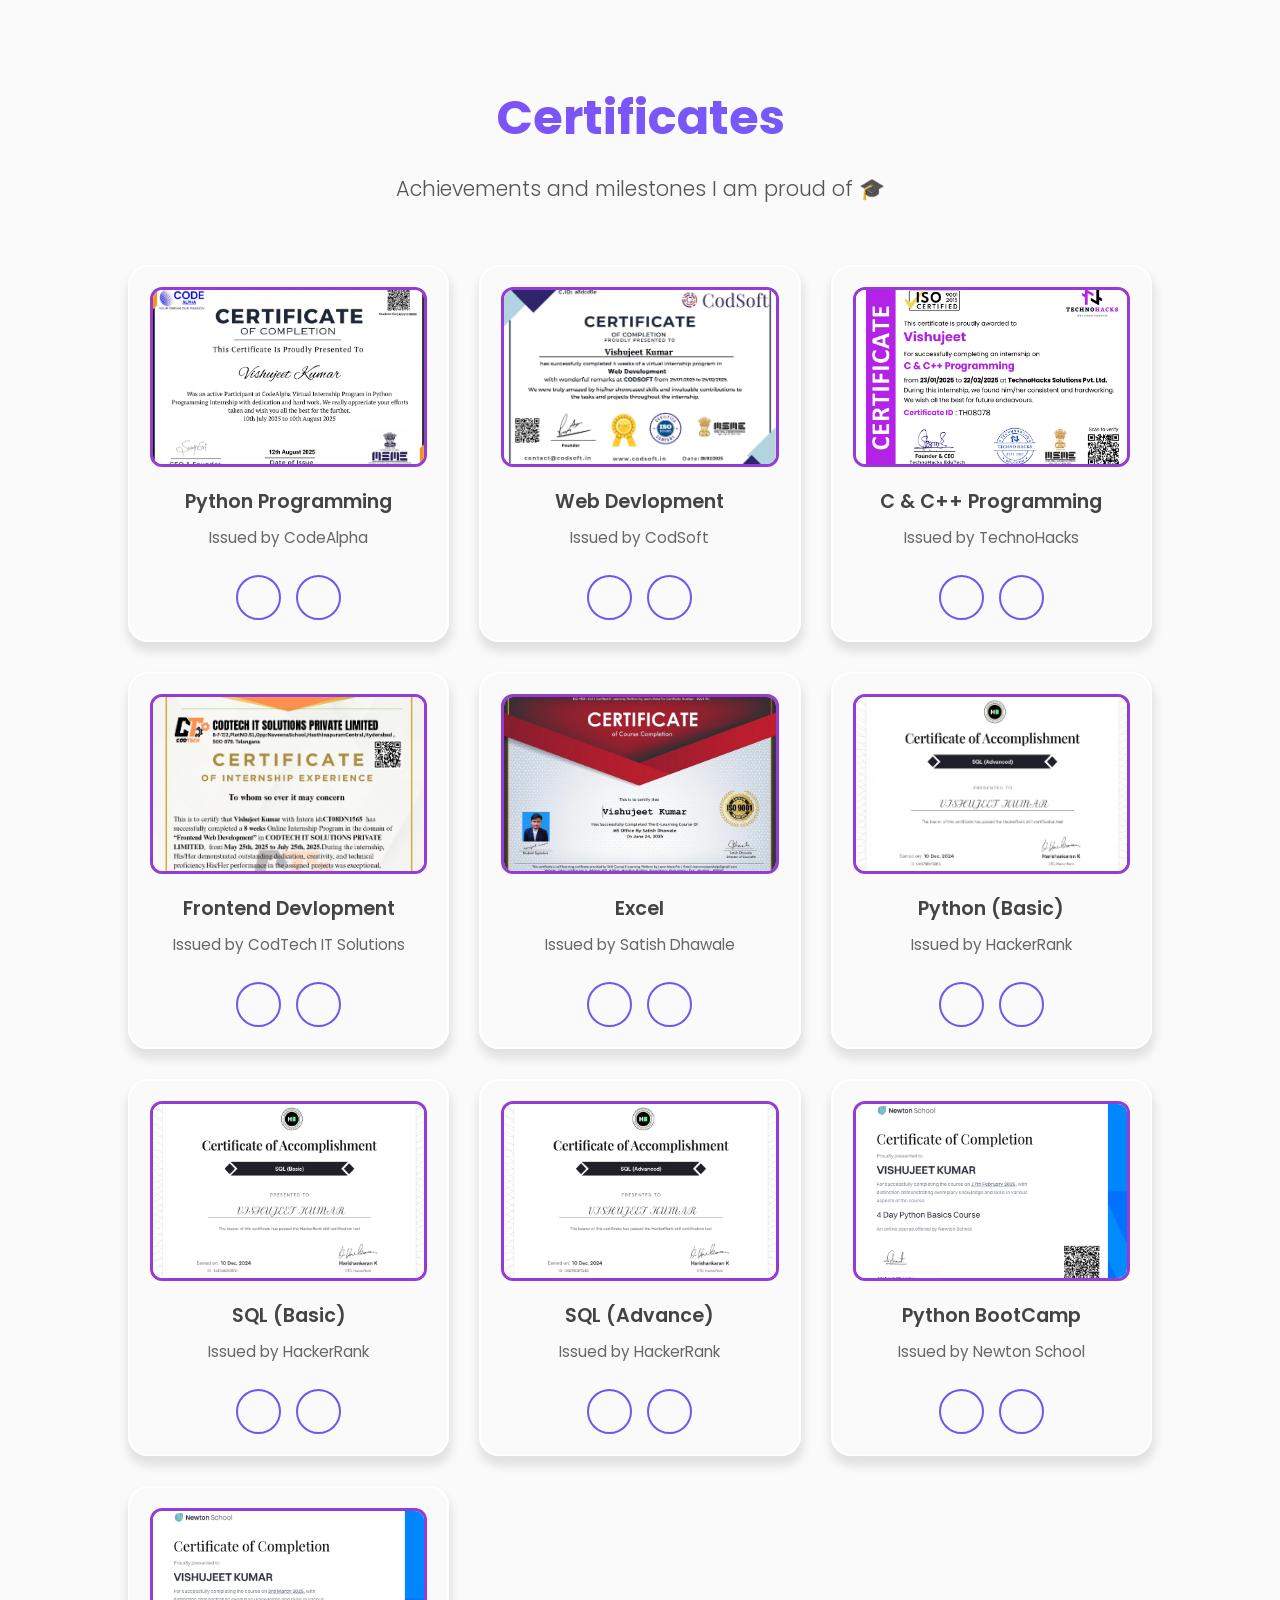
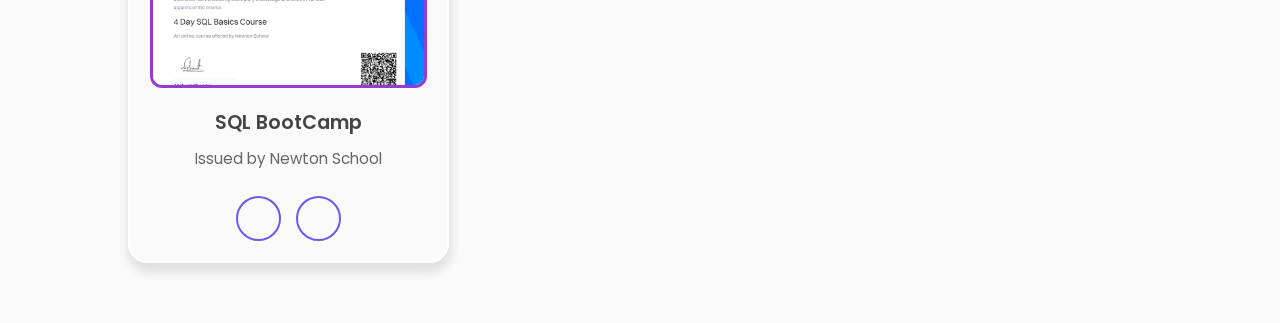
<file: certificate.html>
<!DOCTYPE html>
<html lang="en">

<head>
    <meta charset="UTF-8">
    <meta name="viewport" content="width=device-width, initial-scale=1.0">
    <title>Certificates</title>
    <link rel="stylesheet" href="certificate.css">
    <link href="https://unicons.iconscout.com/release/v4.0.8/css/line.css" rel="stylesheet">
</head>

<body>
    <section class="page-heading">
        <h1>Certificates</h1>
        <p>Achievements and milestones I am proud of 🎓</p>
    </section>

    <div class="container">
        <!-- Certificate 1 -->
        
        <div class="certificate-card">
            <img src="image/CodeAlpha Python.jpg" alt="Certificate 1" class="certificate-pic">
            <div class="certificate-title">Python Programming</div>
            <div class="certificate-issuer">Issued by CodeAlpha</div>
            <div class="certificate-links">
                <a href="https://www.linkedin.com/posts/vishujeet-kumar-71b47b32b_python-programming-internship-certificate-activity-7362246300974653440-loTI?utm_source=share&utm_medium=member_desktop&rcm=ACoAAFMvZUcB4FhUJPyhJ4dSUpDm1OnL9Ey6tZs"
                target="_blank" class="icon"><i class="uil uil-external-link-alt"></i></a>
                <a href="Certificate/CodeAlpha Python Program.pdf" target="_blank" class="icon"><i class="uil uil-download-alt"></i></a>
            </div>
        </div>

        <!-- Certificate 2 -->
        <div class="certificate-card">
            <img src="image/CodSoft WebDev.jpg" alt="Certificate 2" class="certificate-pic">
            <div class="certificate-title">Web Devlopment</div>
            <div class="certificate-issuer">Issued by CodSoft</div>
            <div class="certificate-links">
                <a href="#" target="_blank" class="icon"><i class="uil uil-external-link-alt"></i></a>
                <a href="Certificate/CodSoft WebDev.pdf" target="_blank" class="icon"><i class="uil uil-download-alt"></i></a>
            </div>
        </div>

                <!-- Certificate 3 -->
        <div class="certificate-card">
            <img src="image/TechnoHacks C & C++.jpg" alt="Certificate 2" class="certificate-pic">
            <div class="certificate-title">C & C++ Programming</div>
            <div class="certificate-issuer">Issued by TechnoHacks</div>
            <div class="certificate-links">
                <a href="#" target="_blank" class="icon"><i class="uil uil-external-link-alt"></i></a>
                <a href="Certificate/TechnoHacks C & C++.pdf" target="_blank" class="icon"><i class="uil uil-download-alt"></i></a>
            </div>
        </div>

                <!-- Certificate 4 -->
        <div class="certificate-card">
            <img src="image/CODTECH IT Frontend Devlopment.jpg" alt="Certificate 2" class="certificate-pic">
            <div class="certificate-title">Frontend Devlopment</div>
            <div class="certificate-issuer">Issued by CodTech IT Solutions</div>
            <div class="certificate-links">
                <a href="#" target="_blank" class="icon"><i class="uil uil-external-link-alt"></i></a>
                <a href="Certificate/CODTECH IT Frontend Development.pdf" target="_blank" class="icon"><i class="uil uil-download-alt"></i></a>
            </div>
        </div>

                <!-- Certificate 5 -->
        <div class="certificate-card">
            <img src="image/Excel.jpg" alt="Certificate 2" class="certificate-pic">
            <div class="certificate-title">Excel</div>
            <div class="certificate-issuer">Issued by Satish Dhawale</div>
            <div class="certificate-links">
                <a href="#" target="_blank" class="icon"><i class="uil uil-external-link-alt"></i></a>
                <a href="Certificate/Excel.pdf" target="_blank" class="icon"><i class="uil uil-download-alt"></i></a>
            </div>
        </div>

                <!-- Certificate 6 -->
        <div class="certificate-card">
            <img src="image/HackerRank python_basic.jpg" alt="Certificate 2" class="certificate-pic">
            <div class="certificate-title">Python (Basic)</div>
            <div class="certificate-issuer">Issued by HackerRank</div>
            <div class="certificate-links">
                <a href="#" target="_blank" class="icon"><i class="uil uil-external-link-alt"></i></a>
                <a href="Certificate/HackerRank python_basic certificate.pdf" target="_blank" class="icon"><i class="uil uil-download-alt"></i></a>
            </div>
        </div>

                <!-- Certificate 7 -->
        <div class="certificate-card">
            <img src="image/HackerRank SQL_basic certificate.jpg" alt="Certificate 2" class="certificate-pic">
            <div class="certificate-title">SQL (Basic)</div>
            <div class="certificate-issuer">Issued by HackerRank</div>
            <div class="certificate-links">
                <a href="#" target="_blank" class="icon"><i class="uil uil-external-link-alt"></i></a>
                <a href="Certificate/HackerRank sql_basic certificate.pdf" target="_blank" class="icon"><i class="uil uil-download-alt"></i></a>
            </div>
        </div>

                <!-- Certificate 8 -->
        <div class="certificate-card">
            <img src="image/HackerRank SQL_advance certificate.jpg" alt="Certificate 2" class="certificate-pic">
            <div class="certificate-title">SQL (Advance)</div>
            <div class="certificate-issuer">Issued by HackerRank</div>
            <div class="certificate-links">
                <a href="#" target="_blank" class="icon"><i class="uil uil-external-link-alt"></i></a>
                <a href="Certificate/HackerRank sql_advanced certificate.pdf" target="_blank" class="icon"><i class="uil uil-download-alt"></i></a>
            </div>
        </div>

                <!-- Certificate 9 -->
        <div class="certificate-card">
            <img src="image/Newton School Python.jpg" alt="Certificate 2" class="certificate-pic">
            <div class="certificate-title">Python BootCamp</div>
            <div class="certificate-issuer">Issued by Newton School</div>
            <div class="certificate-links">
                <a href="#" target="_blank" class="icon"><i class="uil uil-external-link-alt"></i></a>
                <a href="Certificate/Newton School Python.pdf" target="_blank" class="icon"><i class="uil uil-download-alt"></i></a>
            </div>
        </div>

                <!-- Certificate 10 -->
        <div class="certificate-card">
            <img src="image/Newton School SQL.jpg" alt="Certificate 2" class="certificate-pic">
            <div class="certificate-title">SQL BootCamp</div>
            <div class="certificate-issuer">Issued by Newton School</div>
            <div class="certificate-links">
                <a href="#" target="_blank" class="icon"><i class="uil uil-external-link-alt"></i></a>
                <a href="Certificate/Newton School SQL.pdf" target="_blank" class="icon"><i class="uil uil-download-alt"></i></a>
            </div>
        </div>

        <!-- Add more certificates -->
    </div>

    <script>
        // Apply saved theme (dark mode support)
        window.addEventListener('DOMContentLoaded', () => {
            const savedTheme = localStorage.getItem('theme');
            if (savedTheme === 'dark') {
                document.body.classList.add('dark');
            }
        });
    </script>
</body>

</html>
</file>
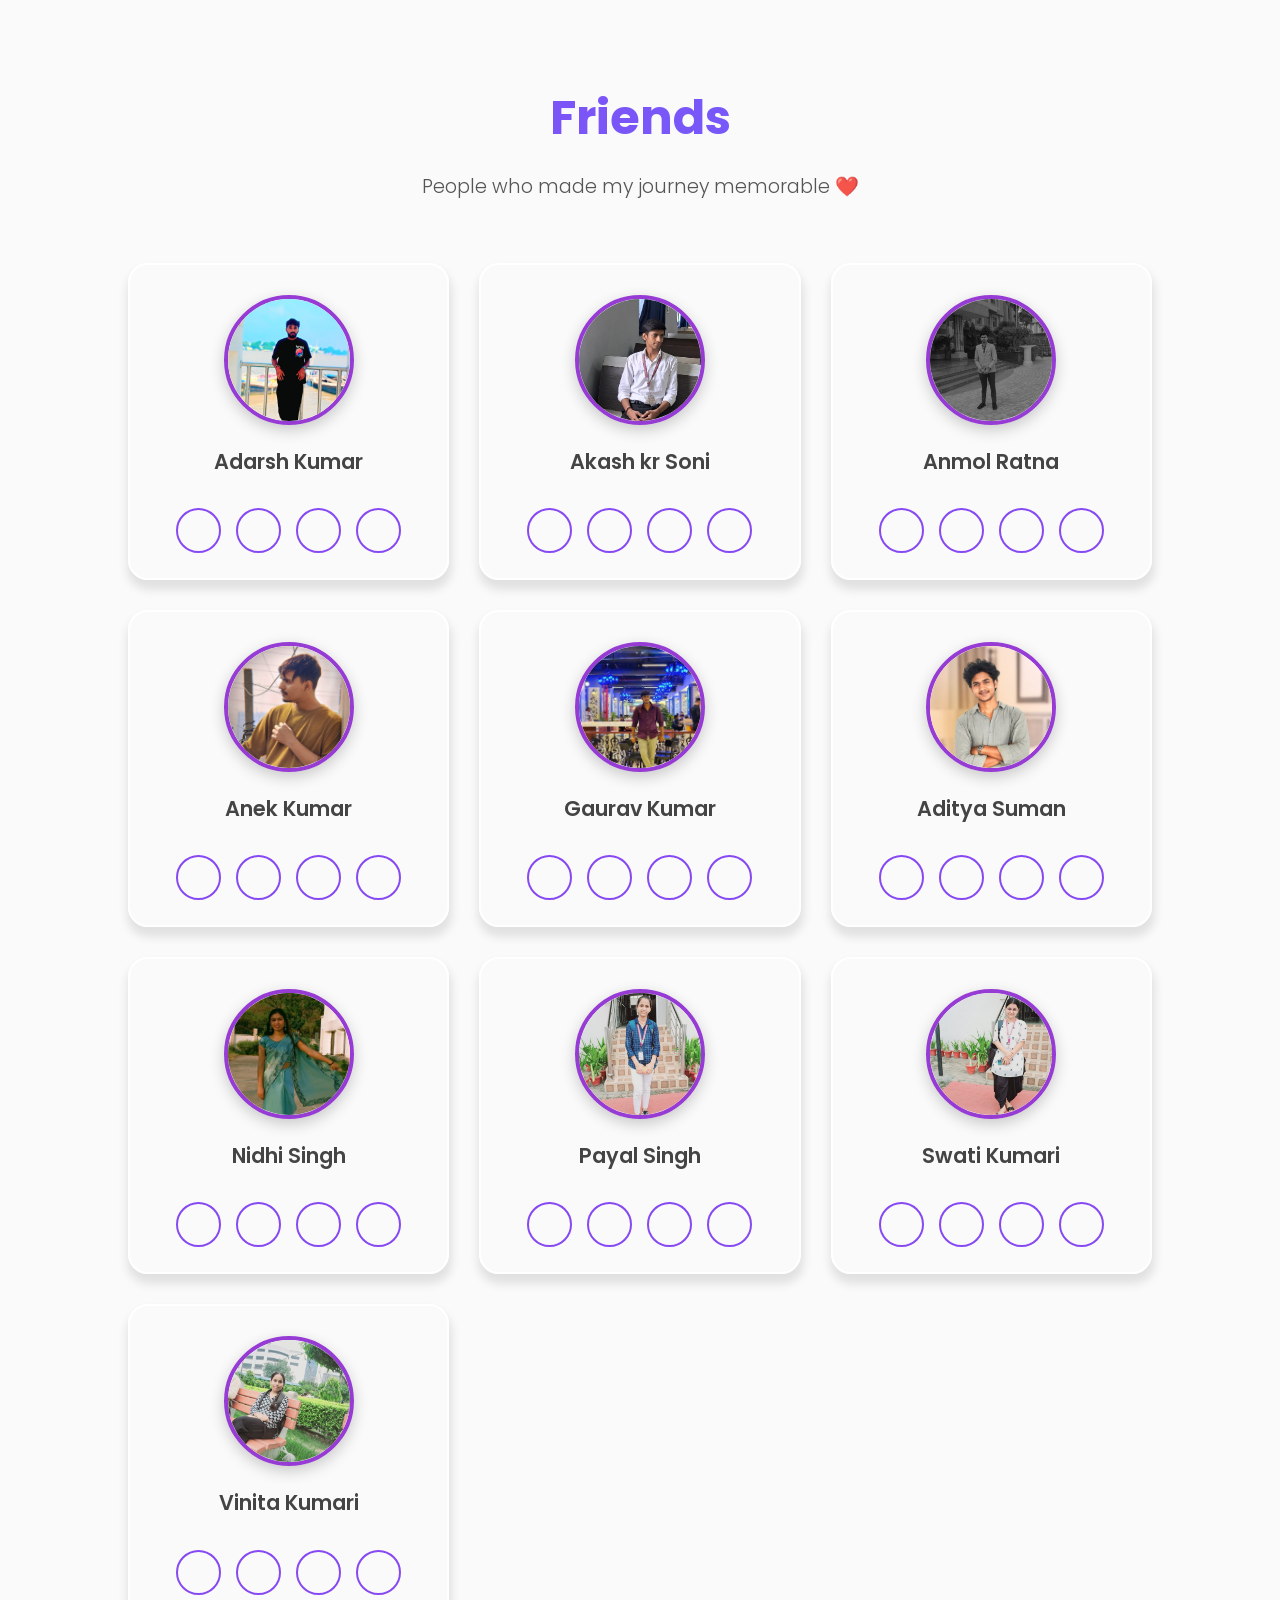
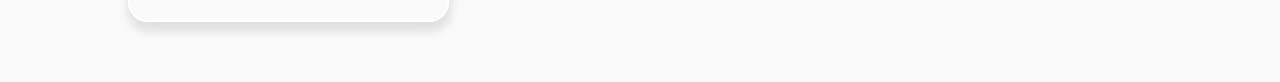
<file: friend.html>
<!DOCTYPE html>
<html lang="en">

<head>
    <meta charset="UTF-8">
    <meta name="viewport" content="width=device-width, initial-scale=1.0">
    <title>Friends</title>
    <link href="https://unicons.iconscout.com/release/v4.0.8/css/line.css" rel="stylesheet">
    <link rel="stylesheet" href="frinend.css">
</head>

<body>
    <section class="page-heading">
        <h1>Friends</h1>
        <p>People who made my journey memorable ❤️</p>
    </section>

    <div class="container">

        <!--Friend 1 Adarsh -->
        
        <div class="friend-card">
            <img src="image/Adarsh.jpg" alt="Friend 2" class="profile-pic">
            <div class="friend-name">Adarsh Kumar</div>
            <div class="social_icon">
                <a href="https://www.instagram.com/ak_rajput1915" class="icon"><i class="uil uil-instagram"></i></a>
                <a href="#" class="icon"><i class="uil uil-linkedin-alt"></i></a>
                <a href="#" class="icon"><i class="uil uil-youtube"></i></a>
                <a href="#" class="icon"><i class="uil uil-github-alt"></i></a>
            </div>
        </div>

        <!--Friend 2 Akash-->
        
        <div class="friend-card">
            <img src="image/Akash.jpg" alt="Friend 1" class="profile-pic">
            <div class="friend-name">Akash kr Soni</div>
            <div class="social_icon">
                <a href="https://www.instagram.com/akashsoni_805" target="_blank" class="icon"><i class="uil uil-instagram"></i></a>
                <a href="#" target="_blank" class="icon"><i class="uil uil-linkedin-alt"></i></a>
                <a href="#" target="_blank" class="icon"><i class="uil uil-youtube"></i></a>
                <a href="#" target="_blank" class="icon"><i class="uil uil-github-alt"></i></a>
            </div>
        </div>

        <!--Friend 3 Anmol-->
        
        <div class="friend-card">
            <img src="image/Anmol.jpg" alt="Friend 1" class="profile-pic">
            <div class="friend-name">Anmol Ratna</div>
            <div class="social_icon">
                <a href="https://www.instagram.com/anmol.chauhann" target="_blank" class="icon"><i class="uil uil-instagram"></i></a>
                <a href="#" target="_blank" class="icon"><i class="uil uil-linkedin-alt"></i></a>
                <a href="#" target="_blank" class="icon"><i class="uil uil-youtube"></i></a>
                <a href="#" target="_blank" class="icon"><i class="uil uil-github-alt"></i></a>
            </div>
        </div>

        <!--Friend 4 Anek-->

        <div class="friend-card">
            <img src="image/Anek.jpg" alt="Friend 2" class="profile-pic">
            <div class="friend-name">Anek Kumar</div>
            <div class="social_icon">
                <a href="https://www.instagram.com/me.anek_18" class="icon"><i class="uil uil-instagram"></i></a>
                <a href="#" class="icon"><i class="uil uil-linkedin-alt"></i></a>
                <a href="#" class="icon"><i class="uil uil-youtube"></i></a>
                <a href="#" class="icon"><i class="uil uil-github-alt"></i></a>
            </div>
        </div>

        <!--Friend 5 Gaurav-->

        <div class="friend-card">
            <img src="image/Gaurav1.jpg" alt="Friend 2" class="profile-pic">
            <div class="friend-name">Gaurav Kumar</div>
            <div class="social_icon">
                <a href="https://www.instagram.com/_official_kushwaha_19" class="icon"><i class="uil uil-instagram"></i></a>
                <a href="#" class="icon"><i class="uil uil-linkedin-alt"></i></a>
                <a href="#" class="icon"><i class="uil uil-youtube"></i></a>
                <a href="#" class="icon"><i class="uil uil-github-alt"></i></a>
            </div>
        </div>

        <!--Friend 6 AditySuman -->
        
        <div class="friend-card">
            <img src="image/AdiSuman.jpg" alt="Friend 2" class="profile-pic">
            <div class="friend-name">Aditya Suman</div>
            <div class="social_icon">
                <a href="https://www.instagram.com/adityaasuman" class="icon"><i class="uil uil-instagram"></i></a>
                <a href="#" class="icon"><i class="uil uil-linkedin-alt"></i></a>
                <a href="#" class="icon"><i class="uil uil-youtube"></i></a>
                <a href="#" class="icon"><i class="uil uil-github-alt"></i></a>
            </div>
        </div>

        <!--Friend 7 Nidhi -->
        
        <div class="friend-card">
            <img src="image/Nidhi.jpg" alt="Friend 2" class="profile-pic">
            <div class="friend-name">Nidhi Singh</div>
            <div class="social_icon">
                <a href="#" class="icon"><i class="uil uil-instagram"></i></a>
                <a href="#" class="icon"><i class="uil uil-linkedin-alt"></i></a>
                <a href="#" class="icon"><i class="uil uil-youtube"></i></a>
                <a href="#" class="icon"><i class="uil uil-github-alt"></i></a>
            </div>
        </div>

        <!--Friend 8 Payal -->
        
        <div class="friend-card">
            <img src="image/Payal.jpg" alt="Friend 2" class="profile-pic">
            <div class="friend-name">Payal Singh</div>
            <div class="social_icon">
                <a href="https://www.instagram.com/payal6578singh" class="icon"><i class="uil uil-instagram"></i></a>
                <a href="#" class="icon"><i class="uil uil-linkedin-alt"></i></a>
                <a href="#" class="icon"><i class="uil uil-youtube"></i></a>
                <a href="#" class="icon"><i class="uil uil-github-alt"></i></a>
            </div>
        </div>

        <!--Friend 9 Swati-->
        
        <div class="friend-card">
            <img src="image/Swati.jpg" alt="Friend 2" class="profile-pic">
            <div class="friend-name">Swati Kumari</div>
            <div class="social_icon">
                <a href="#" class="icon"><i class="uil uil-instagram"></i></a>
                <a href="#" class="icon"><i class="uil uil-linkedin-alt"></i></a>
                <a href="#" class="icon"><i class="uil uil-youtube"></i></a>
                <a href="#" class="icon"><i class="uil uil-github-alt"></i></a>
            </div>
        </div>

        <!--Friend 10 Vinita-->
        
        <div class="friend-card">
            <img src="image/Vinita.jpg" alt="Friend 2" class="profile-pic">
            <div class="friend-name">Vinita Kumari</div>
            <div class="social_icon">
                <a href="https://www.instagram.com/vinnisingh47" class="icon"><i class="uil uil-instagram"></i></a>
                <a href="#" class="icon"><i class="uil uil-linkedin-alt"></i></a>
                <a href="#" class="icon"><i class="uil uil-youtube"></i></a>
                <a href="#" class="icon"><i class="uil uil-github-alt"></i></a>
            </div>
        </div>

        <!-- Add more friend cards like above -->
    </div>

    <script>

        setInterval(() => {
            slides[currentSlide].classList.remove('active');
            currentSlide = (currentSlide + 1) % slides.length;
            slides[currentSlide].classList.add('active');
        }, 8000);


        // On page load, apply saved theme
        window.addEventListener('DOMContentLoaded', () => {
            const savedTheme = localStorage.getItem('theme');
            if (savedTheme === 'dark') {
                document.body.classList.add('dark');
            }
        });
    

    </script>
</body>
</html>
</file>
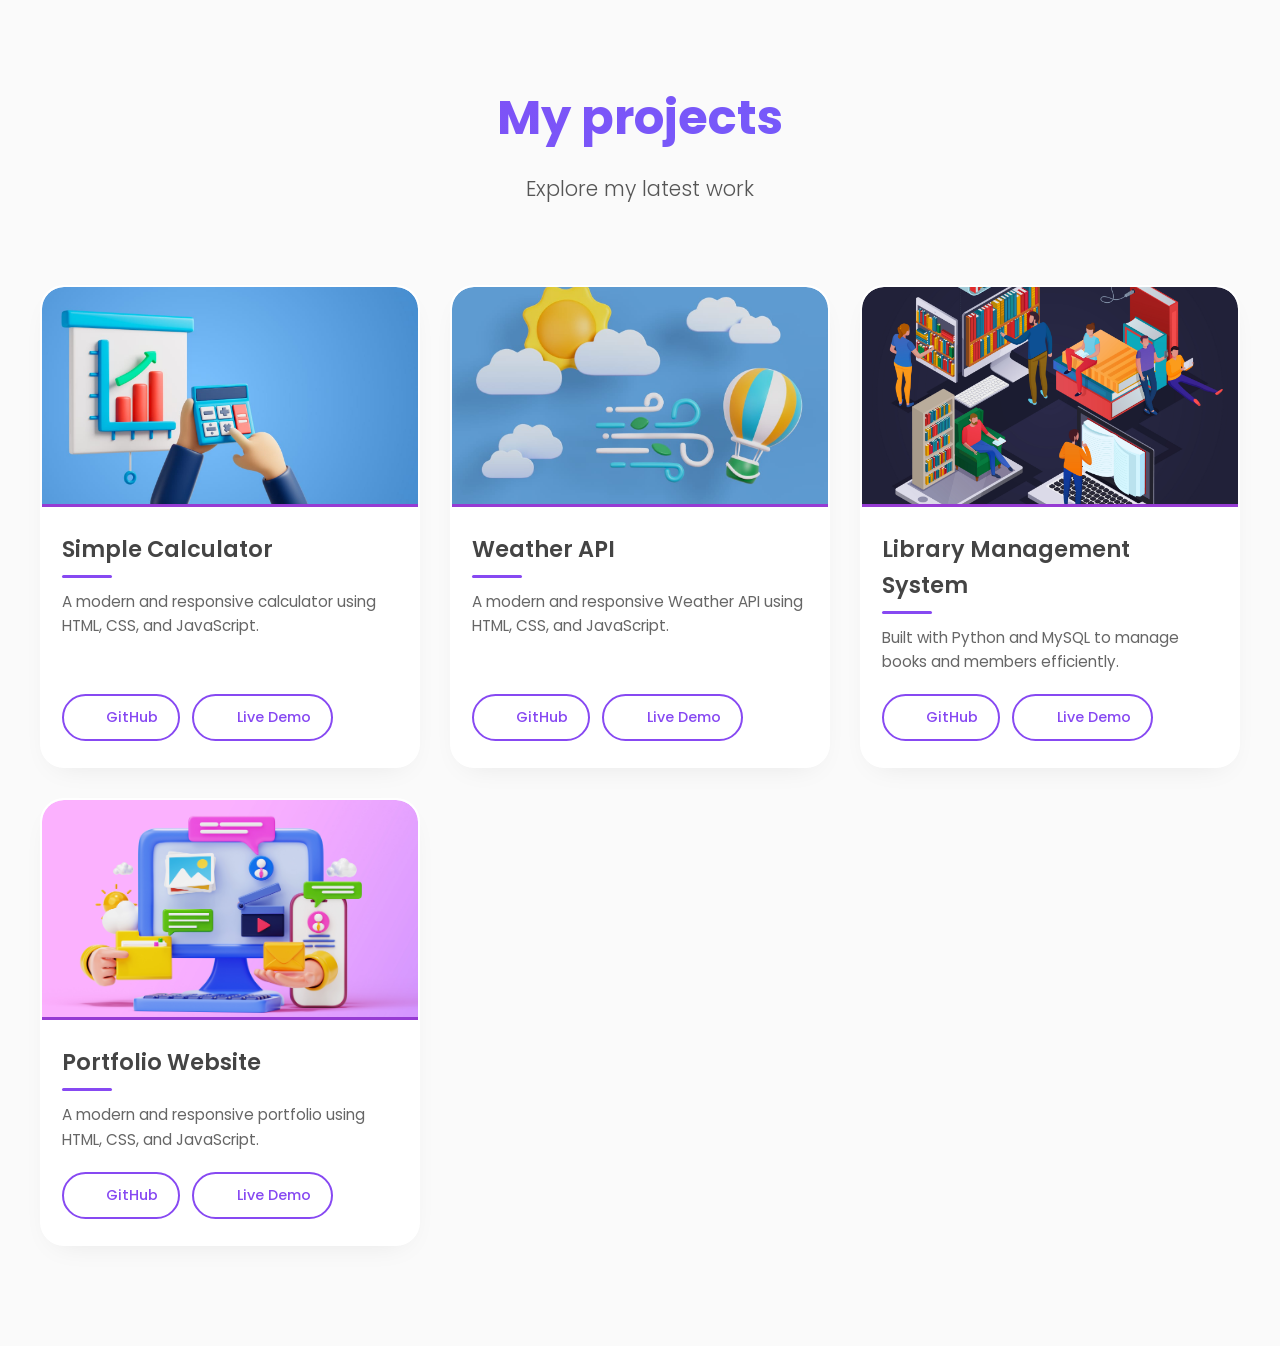
<file: project.html>
<!DOCTYPE html>
<html lang="en-IN">

<head>
    <meta charset="UTF-8">
    <meta name="viewport" content="width=device-width, initial-scale=1.0">
    <title>Projects</title>
    <link rel="stylesheet" href="project.css">
    <link rel="stylesheet" href="https://cdnjs.cloudflare.com/ajax/libs/font-awesome/6.7.2/css/all.min.css">

</head>

<body>
    <header>
        <h1>My projects</h1>
        <p>Explore my latest work</p>
    </header>

    <section class="project-container">

        <!---Calculator--->

        <div class="project-card">
            <img src="image/Calculator.jpg" alt="Calculator Website">
            <div class="project-content">
                <h3>Simple Calculator</h3>
                <p>A modern and responsive calculator using HTML, CSS, and JavaScript.</p>
                <div class="project-links">
                    <a href="https://github.com/vishu0911/Calculator" target="_blank">GitHub</a>
                    <a href="https://vishu0911.github.io/Calculator/">Live Demo</a>
                </div>
            </div>
        </div>

        <!---Weather API--->

        <div class="project-card">
            <img src="image/Weather.jpg" alt="Weather API">
            <div class="project-content">
                <h3>Weather API</h3>
                <p>A modern and responsive Weather API using HTML, CSS, and JavaScript.</p>
                <div class="project-links">
                    <a href="https://github.com/vishu0911/Weather" target="_blank">GitHub</a>
                    <a href="https://vishu0911.github.io/Weather/ ">Live Demo</a>
                </div>
            </div>
        </div>

        <!---Library Managment--->

        <div class="project-card">
            <img src="image\library-management.jpg" alt="Library Management System">
            <div class="project-content">
                <h3>Library Management System</h3>
                <p>Built with Python and MySQL to manage books and members efficiently.</p>
                <div class="project-links">
                    <a href="#" target="_blank">GitHub</a>
                    <a href="#">Live Demo</a>
                </div>
            </div>
        </div>

        <!---Protfolio--->

        <div class="project-card">
            <img src="image/portfolio.jpg" alt="Portfolio Website">
            <div class="project-content">
                <h3>Portfolio Website</h3>
                <p>A modern and responsive portfolio using HTML, CSS, and JavaScript.</p>
                <div class="project-links">
                    <a href="#" target="_blank">GitHub</a>
                    <a href="#">Live Demo</a>
                </div>
            </div>
        </div>

        <!---Add more project-card block below--->

    </section>
    <!-- <a class="back-home" href="index.html">&larr; Back to Home</a> -->

    <script>

    const hoverElements = document.querySelectorAll('a, button, .hover-target');

    hoverElements.forEach(el => {
        el.addEventListener('mouseenter', () => {
            cursor.classList.add('hover');
        });
        el.addEventListener('mouseleave', () => {
            cursor.classList.remove('hover');
        });
        });
        // On page load, apply saved theme
        window.addEventListener('DOMContentLoaded', () => {
            const savedTheme = localStorage.getItem('theme');
            if (savedTheme === 'dark') {
                document.body.classList.add('dark');
            }
        });
    </script>
</body>

</html>
</file>
<file: certificate.css>
@import url('https://fonts.googleapis.com/css2?family=Poppins:wght@400;500;600;700;800&display=swap');
@import url('https://fonts.googleapis.com/css2?family=Roboto:wght@300;400;600&display=swap');

:root {
    --body-color: rgba(250, 250, 250);
    --text-color-second: rgba(38, 37, 37);
    --first-color: rgba(110, 87, 244);
    --first-shadow: rgba(0, 0, 0, 0.1);
    --box-color: #fff;
    --nav-color: #fff;
    --nav-icon: #000;
    --logo-color: #000;
    --text-color: #444444;
    --icon-color: #242526;
    --mode-color: #ccc;
    --primary-purple: #8749f2;
    --purple-border: #963bd3;
    --hover-purple: #6c63ff;
}

* {
    margin: 0;
    padding: 0;
    box-sizing: border-box;
    font-family: "Poppins", sans-serif;
}

body {
    background: var(--body-color);
    color: var(--text-color);
    line-height: 1.6;
    min-height: 100vh;
}

/* Page Heading - Matching main page style */
.page-heading {
    text-align: center;
    padding: 80px 20px 40px;
    margin: auto;
    color: var(--text-color);
    position: relative;
    z-index: 1;
    max-width: 1200px;
}

.page-heading h1 {
    font-size: 3rem;
    margin-bottom: 15px;
    background: linear-gradient(135deg, var(--primary-purple) 0%, #6c63ff 100%);
    -webkit-background-clip: text;
    -webkit-text-fill-color: transparent;
    background-clip: text;
    font-weight: 700;
}

.page-heading p {
    font-size: 1.3rem;
    color: var(--text-color);
    opacity: 0.9;
    font-weight: 300;
}

/* Certificate Container - Grid layout matching other pages */
.container {
    display: grid;
    grid-template-columns: repeat(auto-fit, minmax(300px, 1fr));
    gap: 30px;
    padding: 20px 10vw 60px;
    max-width: 1400px;
    margin: 0 auto;
}

/* Certificate Card - Matching project/friend card style */
.certificate-card {
    position: relative;
    display: flex;
    flex-direction: column;
    width: 100%;
    height: 100%;
    background: transparent;
    border: 2px solid #fff;
    border-radius: 20px;
    box-shadow: 1px 8px 10px 2px var(--first-shadow);
    overflow: hidden;
    cursor: pointer;
    padding: 20px;
    transition: all 0.4s ease-in-out;
    z-index: 1;
}

.certificate-card::after {
    content: "";
    position: absolute;
    bottom: -100%;
    left: 0;
    width: 100%;
    height: 100%;
    background: var(--first-color);
    transition: bottom 0.4s ease-in-out;
    z-index: -1;
    border-radius: 18px;
}

.certificate-card:hover::after {
    bottom: 0;
}

.certificate-card:hover {
    transform: translateY(-8px);
    box-shadow: 1px 12px 20px 5px var(--first-shadow);
}

/* Certificate Image */
.certificate-pic {
    width: 100%;
    height: 180px;
    object-fit: cover;
    border-radius: 12px;
    margin-bottom: 20px;
    border: 3px solid var(--purple-border);
    z-index: 2;
    position: relative;
    transition: all 0.3s ease;
}

.certificate-card:hover .certificate-pic {
    border-color: #fff;
    transform: scale(1.02);
}

/* Certificate Title */
.certificate-title {
    font-size: 1.2rem;
    font-weight: 600;
    margin-bottom: 8px;
    text-align: center;
    color: var(--text-color);
    z-index: 2;
    position: relative;
    transition: color 0.3s ease;
}

/* Certificate Issuer */
.certificate-issuer {
    font-size: 0.95rem;
    margin-bottom: 15px;
    text-align: center;
    color: #666;
    z-index: 2;
    position: relative;
    transition: color 0.3s ease;
}

.certificate-card:hover .certificate-title,
.certificate-card:hover .certificate-issuer {
    color: #fff;
}

/* Certificate Links/Buttons */
.certificate-links {
    display: flex;
    gap: 15px;
    justify-content: center;
    margin-top: 10px;
    z-index: 2;
    position: relative;
    flex-wrap: wrap;
}

/* Icon buttons matching main UI style */
.icon {
    display: flex;
    align-items: center;
    justify-content: center;
    width: 45px;
    height: 45px;
    background: transparent;
    border: 2px solid var(--first-color);
    border-radius: 50%;
    font-size: 22px;
    transition: all 0.5s ease;
    color: var(--first-color);
    text-decoration: none;
    position: relative;
    z-index: 2;
}

.certificate-card:hover .icon {
    border-color: #fff;
    color: #fff;
}

.icon:hover {
    background: var(--first-color);
    color: #fff !important;
    border-color: var(--first-color) !important;
    transform: translateY(-3px) scale(1.1);
    box-shadow: 0px 0px 5px 1px rgba(0, 0, 0, 0.1);
}

.certificate-card:hover .icon:hover {
    background: #fff;
    color: var(--first-color) !important;
    border-color: #fff !important;
    box-shadow: 0 5px 15px rgba(255, 255, 255, 0.3);
}

/* Dark Mode */
body.dark {
    --body-color: #202425;
    --text-color: #fff;
    background: #202425;
}

body.dark .certificate-card {
    border-color: #333;
}

body.dark .certificate-title,
body.dark .certificate-issuer {
    color: #fff;
}

body.dark .certificate-issuer {
    color: #ccc;
}

body.dark .certificate-pic {
    border-color: var(--purple-border);
}

body.dark .icon {
    border-color: var(--first-color);
    color: #fff;
}

body.dark .icon:hover {
    background: #fff;
    color: var(--first-color) !important;
    border-color: #fff !important;
}

body.dark .page-heading h1,
body.dark .page-heading p {
    color: #fff;
}

/* Responsive Design */
@media screen and (max-width: 1024px) {
    .container {
        padding: 20px 5vw 40px;
        gap: 25px;
    }
    
    .page-heading h1 {
        font-size: 2.2rem;
    }
    
    .page-heading p {
        font-size: 1.1rem;
    }
}

@media screen and (max-width: 768px) {
    .page-heading {
        padding: 80px 20px 30px;
    }
    
    .page-heading h1 {
        font-size: 2rem;
    }
    
    .page-heading p {
        font-size: 1rem;
        padding: 0 15px;
    }
    
    .container {
        grid-template-columns: repeat(auto-fit, minmax(280px, 1fr));
        padding: 20px;
        gap: 20px;
    }
    
    .certificate-pic {
        height: 160px;
    }
    
    .certificate-title {
        font-size: 1.1rem;
    }
    
    .certificate-issuer {
        font-size: 0.9rem;
    }
    
    .icon {
        width: 42px;
        height: 42px;
        font-size: 20px;
    }
}

@media screen and (max-width: 480px) {
    .page-heading h1 {
        font-size: 1.8rem;
    }
    
    .page-heading p {
        font-size: 0.95rem;
    }
    
    .container {
        grid-template-columns: 1fr;
        padding: 15px;
        gap: 20px;
    }
    
    .certificate-card {
        max-width: 350px;
        margin: 0 auto;
        width: 100%;
    }
    
    .certificate-pic {
        height: 150px;
    }
    
    .certificate-title {
        font-size: 1rem;
    }
    
    .certificate-links {
        gap: 12px;
    }
    
    .icon {
        width: 40px;
        height: 40px;
        font-size: 18px;
    }
}

/* Animation for cards */
@keyframes fadeInUp {
    from {
        opacity: 0;
        transform: translateY(30px);
    }
    to {
        opacity: 1;
        transform: translateY(0);
    }
}

.certificate-card {
    animation: fadeInUp 0.6s ease-out forwards;
    animation-fill-mode: both;
}

.certificate-card:nth-child(1) { animation-delay: 0.1s; }
.certificate-card:nth-child(2) { animation-delay: 0.15s; }
.certificate-card:nth-child(3) { animation-delay: 0.2s; }
.certificate-card:nth-child(4) { animation-delay: 0.25s; }
.certificate-card:nth-child(5) { animation-delay: 0.3s; }
.certificate-card:nth-child(6) { animation-delay: 0.35s; }
.certificate-card:nth-child(7) { animation-delay: 0.4s; }
.certificate-card:nth-child(8) { animation-delay: 0.45s; }
.certificate-card:nth-child(9) { animation-delay: 0.5s; }
.certificate-card:nth-child(10) { animation-delay: 0.55s; }
</file>
<file: frinend.css>
@import url('https://fonts.googleapis.com/css2?family=Poppins:wght@400;500;600;700;800&display=swap');
@import url('https://fonts.googleapis.com/css2?family=Roboto:wght@300;400;600&display=swap');

:root {
    --body-color: rgba(250, 250, 250);
    --text-color-second: rgba(38, 37, 37);
    --first-color: rgba(110, 87, 244);
    --first-shadow: rgba(0, 0, 0, 0.1);
    --box-color: #fff;
    --nav-color: #fff;
    --nav-icon: #000;
    --logo-color: #000;
    --text-color: #444444;
    --icon-color: #242526;
    --mode-color: #ccc;
    --primary-purple: #8749f2;
    --purple-border: #963bd3;
    --hover-purple: #6c63ff;
}

* {
    margin: 0;
    padding: 0;
    box-sizing: border-box;
    font-family: "Poppins", sans-serif;
}

body {
    background: var(--body-color);
    color: var(--text-color);
    line-height: 1.6;
    min-height: 100vh;
}

/* Page Heading - Exactly matching your projects page heading style */
.page-heading {
    text-align: center;
    padding: 80px 20px 40px;
    margin: auto;
    color: var(--text-color);
    position: relative;
    z-index: 1;
    max-width: 1200px;
}

.page-heading h1 {
    font-size: 3rem;
    margin-bottom: 15px;
    background: linear-gradient(135deg, var(--primary-purple) 0%, #6c63ff 100%);
    -webkit-background-clip: text;
    -webkit-text-fill-color: transparent;
    background-clip: text;
    font-weight: 700;
}

.page-heading p {
    font-size: 1.2rem;
    color: var(--text-color);
    opacity: 0.9;
    font-weight: 300;
}

/* Friend Container - Grid layout */
.container {
    display: grid;
    grid-template-columns: repeat(auto-fit, minmax(280px, 1fr));
    gap: 30px;
    padding: 20px 10vw 60px;
    max-width: 1400px;
    margin: 0 auto;
}

/* Friend Card - Matching project card style */
.friend-card {
    position: relative;
    display: flex;
    flex-direction: column;
    align-items: center;
    width: 100%;
    height: 100%;
    background: transparent;
    border: 2px solid #fff;
    border-radius: 20px;
    box-shadow: 1px 8px 10px 2px var(--first-shadow);
    overflow: hidden;
    cursor: pointer;
    padding: 30px 20px 25px;
    transition: all 0.4s ease-in-out;
    z-index: 1;
}

.friend-card::after {
    content: "";
    position: absolute;
    bottom: -100%;
    left: 0;
    width: 100%;
    height: 100%;
    background: var(--primary-purple);
    transition: bottom 0.4s ease-in-out;
    z-index: -1;
    border-radius: 18px;
}

.friend-card:hover::after {
    bottom: 0;
}

.friend-card:hover {
    transform: translateY(-8px);
    box-shadow: 1px 12px 20px 5px var(--first-shadow);
}

/* Profile Picture */
.profile-pic {
    width: 130px;
    height: 130px;
    border-radius: 50%;
    object-fit: cover;
    margin-bottom: 20px;
    border: 4px solid var(--purple-border);
    z-index: 2;
    position: relative;
    transition: all 0.3s ease;
    box-shadow: 0 5px 15px rgba(0, 0, 0, 0.2);
}

.friend-card:hover .profile-pic {
    border-color: #fff;
    transform: scale(1.05);
    box-shadow: 0 8px 20px rgba(0, 0, 0, 0.3);
}

/* Friend Name */
.friend-name {
    font-size: 1.3rem;
    font-weight: 600;
    margin-bottom: 20px;
    color: var(--text-color);
    z-index: 2;
    position: relative;
    transition: color 0.3s ease;
    text-align: center;
    padding-bottom: 5px;
}

.friend-card:hover .friend-name {
    color: #fff;
}

/* Social Icons Container */
.social_icon {
    display: flex;
    gap: 15px;
    justify-content: center;
    margin-top: 5px;
    z-index: 2;
    position: relative;
    flex-wrap: wrap;
}

/* Social Icons */
.icon {
    display: flex;
    align-items: center;
    justify-content: center;
    width: 45px;
    height: 45px;
    background: transparent;
    border: 2px solid var(--primary-purple);
    border-radius: 50%;
    font-size: 22px;
    transition: all 0.5s ease;
    color: var(--primary-purple);
    text-decoration: none;
    position: relative;
    z-index: 2;
}

.friend-card:hover .icon {
    border-color: #fff;
    color: #fff;
}

.icon:hover {
    background: var(--primary-purple);
    color: #fff !important;
    border-color: var(--primary-purple) !important;
    transform: translateY(-3px) scale(1.1);
    box-shadow: 0px 0px 5px 1px rgba(0, 0, 0, 0.1);
}

.friend-card:hover .icon:hover {
    background: #fff;
    color: var(--primary-purple) !important;
    border-color: #fff !important;
    box-shadow: 0 5px 15px rgba(255, 255, 255, 0.3);
}

/* Dark Mode Styles */
body.dark {
    --body-color: #202425;
    --box-color: #1e1e1e;
    --text-color: #fff;
    --icon-color: #87794f;
    --mode-color: #fff;
    background: #202425;
}

body.dark .friend-card {
    border-color: #333;
}

body.dark .friend-name {
    color: #fff;
}

body.dark .profile-pic {
    border-color: var(--purple-border);
    box-shadow: 0 5px 15px rgba(0, 0, 0, 0.4);
}

body.dark .icon {
    border-color: var(--primary-purple);
    color: #fff;
}

body.dark .icon:hover {
    background: #fff;
    color: var(--primary-purple) !important;
    border-color: #fff !important;
}

body.dark .page-heading h1,
body.dark .page-heading p {
    color: #fff;
}

/* Responsive Design */
@media screen and (max-width: 1024px) {
    .container {
        padding: 20px 5vw 40px;
        gap: 25px;
    }
    
    .page-heading h1 {
        font-size: 2.2rem;
    }
    
    .page-heading p {
        font-size: 1.1rem;
    }
    
    .profile-pic {
        width: 120px;
        height: 120px;
    }
}

@media screen and (max-width: 768px) {
    .page-heading {
        padding: 80px 20px 30px;
    }
    
    .page-heading h1 {
        font-size: 2rem;
    }
    
    .page-heading p {
        font-size: 1rem;
        padding: 0 15px;
    }
    
    .container {
        grid-template-columns: repeat(auto-fit, minmax(250px, 1fr));
        padding: 20px;
        gap: 20px;
    }
    
    .friend-card {
        padding: 25px 15px 20px;
    }
    
    .profile-pic {
        width: 110px;
        height: 110px;
        border-width: 3px;
    }
    
    .friend-name {
        font-size: 1.2rem;
        margin-bottom: 15px;
    }
    
    .icon {
        width: 42px;
        height: 42px;
        font-size: 20px;
    }
}

@media screen and (max-width: 480px) {
    .page-heading h1 {
        font-size: 1.8rem;
    }
    
    .page-heading p {
        font-size: 0.95rem;
    }
    
    .container {
        grid-template-columns: 1fr;
        padding: 15px;
        gap: 20px;
    }
    
    .friend-card {
        max-width: 320px;
        margin: 0 auto;
        width: 100%;
    }
    
    .profile-pic {
        width: 100px;
        height: 100px;
    }
    
    .friend-name {
        font-size: 1.1rem;
    }
    
    .social_icon {
        gap: 12px;
    }
    
    .icon {
        width: 40px;
        height: 40px;
        font-size: 18px;
    }
}

/* Animation for cards */
@keyframes fadeInUp {
    from {
        opacity: 0;
        transform: translateY(30px);
    }
    to {
        opacity: 1;
        transform: translateY(0);
    }
}

.friend-card {
    animation: fadeInUp 0.6s ease-out forwards;
    animation-fill-mode: both;
}

.friend-card:nth-child(1) { animation-delay: 0.1s; }
.friend-card:nth-child(2) { animation-delay: 0.15s; }
.friend-card:nth-child(3) { animation-delay: 0.2s; }
.friend-card:nth-child(4) { animation-delay: 0.25s; }
.friend-card:nth-child(5) { animation-delay: 0.3s; }
.friend-card:nth-child(6) { animation-delay: 0.35s; }
.friend-card:nth-child(7) { animation-delay: 0.4s; }
.friend-card:nth-child(8) { animation-delay: 0.45s; }
.friend-card:nth-child(9) { animation-delay: 0.5s; }
.friend-card:nth-child(10) { animation-delay: 0.55s; }
</file>
<file: project.css>
@import url('https://fonts.googleapis.com/css2?family=Poppins:wght@400;500;600;700;800&display=swap');
@import url('https://fonts.googleapis.com/css2?family=Roboto:wght@300;400;600&display=swap');

:root {
    --body-color: rgba(250, 250, 250);
    --text-color-second: rgba(38, 37, 37);
    --first-color: rgba(110, 87, 244);
    --first-shadow: rgba(0, 0, 0, 0.1);
    --box-color: #fff;
    --nav-color: #fff;
    --nav-icon: #000;
    --logo-color: #000;
    --text-color: #444444;
    --icon-color: #242526;
    --mode-color: #ccc;
    --primary-purple: #8749f2;
    --purple-border: #963bd3;
    --hover-purple: #6c63ff;
}

* {
    margin: 0;
    padding: 0;
    box-sizing: border-box;
    font-family: "Poppins", sans-serif;
}

body {
    background: var(--body-color);
    color: var(--text-color);
    line-height: 1.6;
}

/* Header Styling */
header {
    text-align: center;
    padding: 80px 20px 40px;
    margin: auto;
    color: var(--text-color);
    position: relative;
    z-index: 1;
    max-width: 1200px;
}

header h1 {
    font-size: 3rem;
    margin-bottom: 15px;
    background: linear-gradient(135deg, var(--primary-purple) 0%, #6c63ff 100%);
    -webkit-background-clip: text;
    -webkit-text-fill-color: transparent;
    background-clip: text;
    font-weight: 700;
}

header p {
    font-size: 1.3rem;
    color: var(--text-color);
    opacity: 0.9;
    font-weight: 300;
}

/* Project Container */
.project-container {
    display: grid;
    grid-template-columns: repeat(auto-fit, minmax(320px, 1fr));
    gap: 30px;
    padding: 40px;
    max-width: 1300px;
    margin: 0 auto 60px;
}

/* Project Card */
.project-card {
    position: relative;
    display: flex;
    flex-direction: column;
    width: 100%;
    height: 100%;
    background: var(--box-color);
    border: 2px solid rgba(255, 255, 255, 0.1);
    border-radius: 24px;
    box-shadow: 0 10px 30px -15px var(--first-shadow);
    overflow: hidden;
    cursor: pointer;
    transition: all 0.4s cubic-bezier(0.175, 0.885, 0.32, 1.275);
    z-index: 1;
}

.project-card::before {
    content: "";
    position: absolute;
    top: 0;
    left: 0;
    right: 0;
    bottom: 0;
    background: linear-gradient(135deg, var(--primary-purple) 0%, #6c63ff 100%);
    opacity: 0;
    transition: opacity 0.4s ease;
    z-index: 1;
    border-radius: 24px;
}

.project-card:hover::before {
    opacity: 1;
}

.project-card:hover {
    transform: translateY(-10px);
    box-shadow: 0 20px 40px -15px var(--primary-purple);
}

/* Card Image */
.project-card img {
    width: 100%;
    height: 220px;
    object-fit: cover;
    border-radius: 22px 22px 0 0;
    position: relative;
    z-index: 2;
    transition: transform 0.5s ease;
    border-bottom: 3px solid var(--purple-border);
}

.project-card:hover img {
    transform: scale(1.05);
}

/* Project Content */
.project-content {
    padding: 25px 20px;
    position: relative;
    z-index: 2;
    background: transparent;
    flex: 1;
    display: flex;
    flex-direction: column;
}

.project-content h3 {
    margin: 0 0 12px;
    color: var(--text-color);
    font-size: 1.4rem;
    font-weight: 600;
    transition: color 0.3s ease;
    position: relative;
    padding-bottom: 10px;
}

.project-content h3::after {
    content: '';
    position: absolute;
    bottom: 0;
    left: 0;
    width: 50px;
    height: 3px;
    background: var(--primary-purple);
    transition: width 0.3s ease;
    border-radius: 2px;
}

.project-card:hover .project-content h3::after {
    width: 80px;
    background: #fff;
}

.project-content p {
    color: #666;
    font-size: 0.95rem;
    line-height: 1.6;
    margin-bottom: 20px;
    transition: color 0.3s ease;
    flex: 1;
}

.project-card:hover .project-content h3,
.project-card:hover .project-content p {
    color: #fff;
}

/* Project Links */
.project-links {
    display: flex;
    gap: 12px;
    flex-wrap: wrap;
    margin-top: auto;
}

.project-links a {
    display: inline-flex;
    align-items: center;
    justify-content: center;
    padding: 10px 20px;
    background: transparent;
    color: var(--primary-purple);
    text-decoration: none;
    border-radius: 50px;
    font-size: 0.9rem;
    font-weight: 500;
    transition: all 0.3s ease;
    z-index: 2;
    position: relative;
    border: 2px solid var(--primary-purple);
    gap: 8px;
    flex: 0 1 auto;
}

.project-links a::before {
    content: '→';
    opacity: 0;
    transform: translateX(-10px);
    transition: all 0.3s ease;
}

.project-links a:hover::before {
    opacity: 1;
    transform: translateX(0);
}

.project-links a:hover {
    background: #fff;
    color: var(--hover-purple);
    border-color: #fff;
    transform: translateX(5px);
    box-shadow: 0 5px 15px rgba(0,0,0,0.2);
}

.project-card:hover .project-links a {
    border-color: #fff;
    color: #fff;
}

.project-card:hover .project-links a:hover {
    background: #fff;
    color: var(--primary-purple);
    border-color: #fff;
}

/* Custom Cursor (if used) */
.custom-cursor {
    position: fixed;
    top: 0;
    left: 0;
    width: 20px;
    height: 20px;
    background-color: var(--primary-purple);
    border-radius: 50%;
    pointer-events: none;
    z-index: 9999;
    transition: transform 0.15s ease, background-color 0.3s ease;
    mix-blend-mode: difference;
}

.custom-cursor.hover {
    transform: scale(2);
    background-color: transparent;
    border: 2px solid var(--primary-purple);
}

/* Dark Mode */
body.dark {
    --body-color: #202425;
    --box-color: #1e1e1e;
    --text-color: #fff;
    --icon-color: #87794f;
    --mode-color: #fff;
    background: #202425;
}

body.dark .project-card {
    background: #1e1e1e;
    border-color: #333;
}

body.dark .project-content h3 {
    color: #fff;
}

body.dark .project-content p {
    color: #ccc;
}

body.dark .project-links a {
    border-color: var(--primary-purple);
    color: #fff;
}

body.dark .project-links a:hover {
    background: #fff;
    color: var(--primary-purple);
}

body.dark header p {
    color: #ccc;
}

/* Responsive Design */
@media screen and (max-width: 1024px) {
    .project-container {
        padding: 30px;
        gap: 25px;
    }
    
    header h1 {
        font-size: 2.5rem;
    }
}

@media screen and (max-width: 768px) {
    header {
        padding: 60px 20px 30px;
    }
    
    header h1 {
        font-size: 2.2rem;
    }
    
    header p {
        font-size: 1.1rem;
    }
    
    .project-container {
        grid-template-columns: repeat(auto-fit, minmax(280px, 1fr));
        padding: 20px;
        gap: 20px;
    }
    
    .project-card img {
        height: 200px;
    }
    
    .project-content h3 {
        font-size: 1.2rem;
    }
    
    .project-links a {
        padding: 8px 16px;
        font-size: 0.85rem;
    }
}

@media screen and (max-width: 480px) {
    header h1 {
        font-size: 1.8rem;
    }
    
    header p {
        font-size: 1rem;
    }
    
    .project-container {
        grid-template-columns: 1fr;
        padding: 15px;
    }
    
    .project-content {
        padding: 20px 15px;
    }
    
    .project-links {
        flex-direction: column;
    }
    
    .project-links a {
        width: 100%;
        text-align: center;
    }
    
    .project-links a::before {
        display: none;
    }
}

/* Loading Animation (Optional) */
@keyframes fadeInUp {
    from {
        opacity: 0;
        transform: translateY(30px);
    }
    to {
        opacity: 1;
        transform: translateY(0);
    }
}

.project-card {
    animation: fadeInUp 0.6s ease-out forwards;
    animation-fill-mode: both;
}

.project-card:nth-child(1) { animation-delay: 0.1s; }
.project-card:nth-child(2) { animation-delay: 0.2s; }
.project-card:nth-child(3) { animation-delay: 0.3s; }
.project-card:nth-child(4) { animation-delay: 0.4s; }
.project-card:nth-child(5) { animation-delay: 0.5s; }
.project-card:nth-child(6) { animation-delay: 0.6s; }

/* Remove any unused featured-box, nav, etc. styles from media queries */
@media only screen and (max-width: 900px) {
    .featured-box,
    .featured-text,
    .featured-image,
    .image,
    .row,
    .col,
    .about-info,
    .contact-info,
    .project-box,
    .mode,
    .nav-menu,
    .nav-menu-btn,
    .social_icon {
        /* These styles won't affect your project page */
        display: none;
    }
}
</file>
